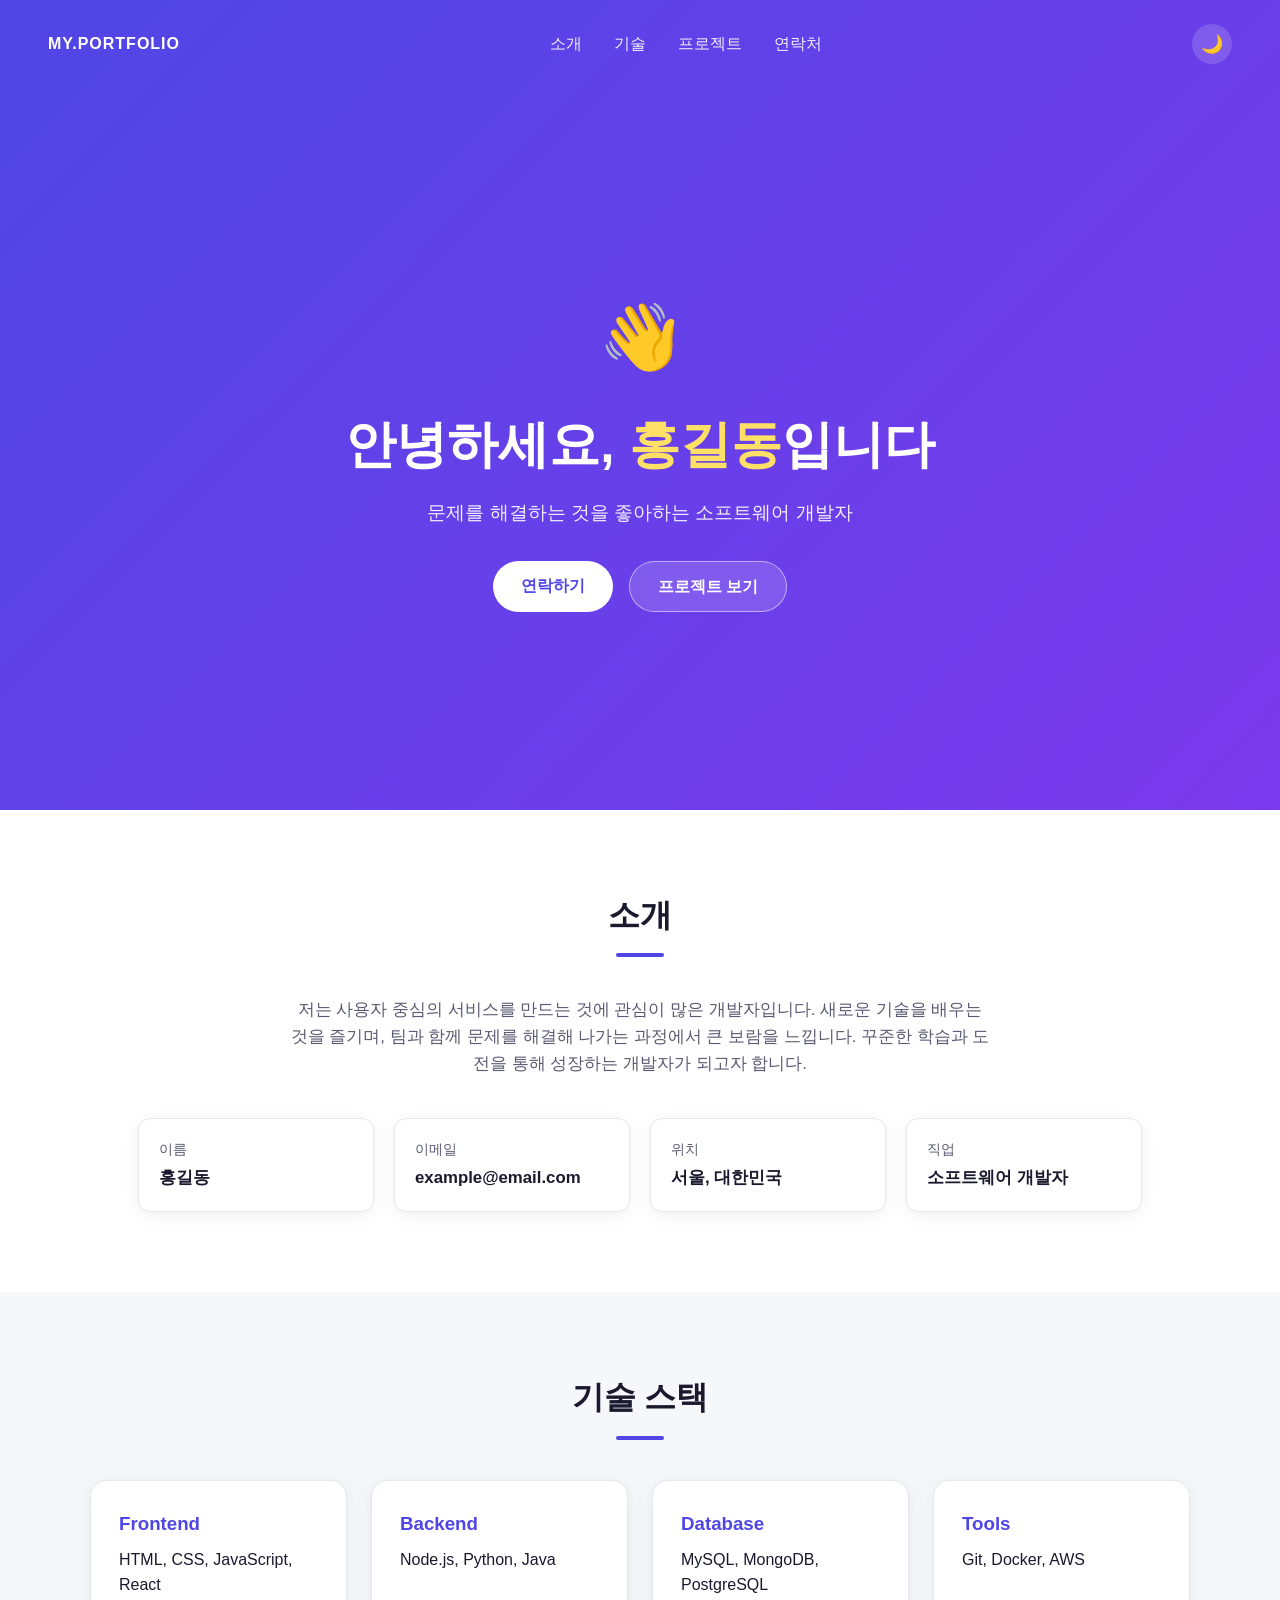
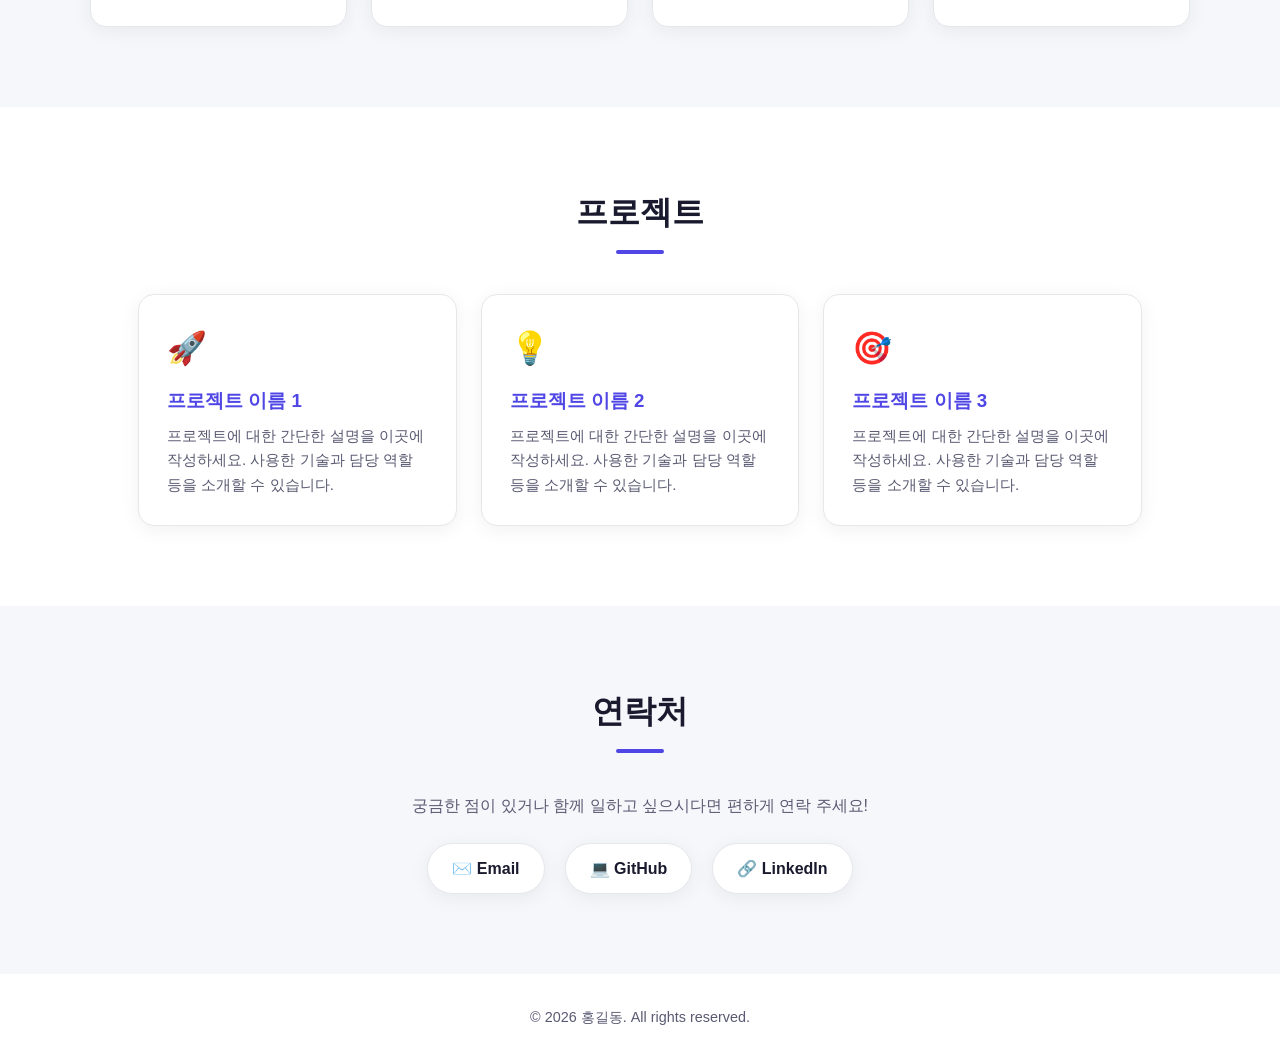
<file: index.html>
<!DOCTYPE html>
<html lang="ko">
<head>
<meta charset="UTF-8">
<meta name="viewport" content="width=device-width, initial-scale=1.0">
<title>홍길동 | 자기소개</title>
<link rel="stylesheet" href="style.css">
</head>
<body>

<header class="hero">
  <nav class="navbar">
    <div class="logo">MY.PORTFOLIO</div>
    <ul class="nav-links">
      <li><a href="#about">소개</a></li>
      <li><a href="#skills">기술</a></li>
      <li><a href="#projects">프로젝트</a></li>
      <li><a href="#contact">연락처</a></li>
    </ul>
    <button class="theme-toggle" id="themeToggle" aria-label="다크모드 전환">🌙</button>
  </nav>

  <div class="hero-content">
    <div class="avatar">👋</div>
    <h1>안녕하세요, <span class="highlight">홍길동</span>입니다</h1>
    <p class="subtitle">문제를 해결하는 것을 좋아하는 소프트웨어 개발자</p>
    <div class="hero-buttons">
      <a href="#contact" class="btn btn-primary">연락하기</a>
      <a href="#projects" class="btn btn-secondary">프로젝트 보기</a>
    </div>
  </div>
</header>

<main>
  <section id="about" class="section">
    <h2 class="section-title">소개</h2>
    <div class="about-content">
      <p>
        저는 사용자 중심의 서비스를 만드는 것에 관심이 많은 개발자입니다.
        새로운 기술을 배우는 것을 즐기며, 팀과 함께 문제를 해결해 나가는 과정에서
        큰 보람을 느낍니다. 꾸준한 학습과 도전을 통해 성장하는 개발자가 되고자 합니다.
      </p>
      <div class="info-grid">
        <div class="info-card">
          <span class="info-label">이름</span>
          <span class="info-value">홍길동</span>
        </div>
        <div class="info-card">
          <span class="info-label">이메일</span>
          <span class="info-value">example@email.com</span>
        </div>
        <div class="info-card">
          <span class="info-label">위치</span>
          <span class="info-value">서울, 대한민국</span>
        </div>
        <div class="info-card">
          <span class="info-label">직업</span>
          <span class="info-value">소프트웨어 개발자</span>
        </div>
      </div>
    </div>
  </section>

  <section id="skills" class="section section-alt">
    <h2 class="section-title">기술 스택</h2>
    <div class="skills-grid">
      <div class="skill-card">
        <h3>Frontend</h3>
        <p>HTML, CSS, JavaScript, React</p>
      </div>
      <div class="skill-card">
        <h3>Backend</h3>
        <p>Node.js, Python, Java</p>
      </div>
      <div class="skill-card">
        <h3>Database</h3>
        <p>MySQL, MongoDB, PostgreSQL</p>
      </div>
      <div class="skill-card">
        <h3>Tools</h3>
        <p>Git, Docker, AWS</p>
      </div>
    </div>
  </section>

  <section id="projects" class="section">
    <h2 class="section-title">프로젝트</h2>
    <div class="projects-grid">
      <div class="project-card">
        <div class="project-emoji">🚀</div>
        <h3>프로젝트 이름 1</h3>
        <p>프로젝트에 대한 간단한 설명을 이곳에 작성하세요. 사용한 기술과 담당 역할 등을 소개할 수 있습니다.</p>
      </div>
      <div class="project-card">
        <div class="project-emoji">💡</div>
        <h3>프로젝트 이름 2</h3>
        <p>프로젝트에 대한 간단한 설명을 이곳에 작성하세요. 사용한 기술과 담당 역할 등을 소개할 수 있습니다.</p>
      </div>
      <div class="project-card">
        <div class="project-emoji">🎯</div>
        <h3>프로젝트 이름 3</h3>
        <p>프로젝트에 대한 간단한 설명을 이곳에 작성하세요. 사용한 기술과 담당 역할 등을 소개할 수 있습니다.</p>
      </div>
    </div>
  </section>

  <section id="contact" class="section section-alt">
    <h2 class="section-title">연락처</h2>
    <div class="contact-content">
      <p>궁금한 점이 있거나 함께 일하고 싶으시다면 편하게 연락 주세요!</p>
      <div class="contact-links">
        <a href="mailto:example@email.com" class="contact-link">✉️ Email</a>
        <a href="#" class="contact-link">💻 GitHub</a>
        <a href="#" class="contact-link">🔗 LinkedIn</a>
      </div>
    </div>
  </section>
</main>

<footer class="footer">
  <p>&copy; 2026 홍길동. All rights reserved.</p>
</footer>

<script src="script.js"></script>
</body>
</html>
</file>
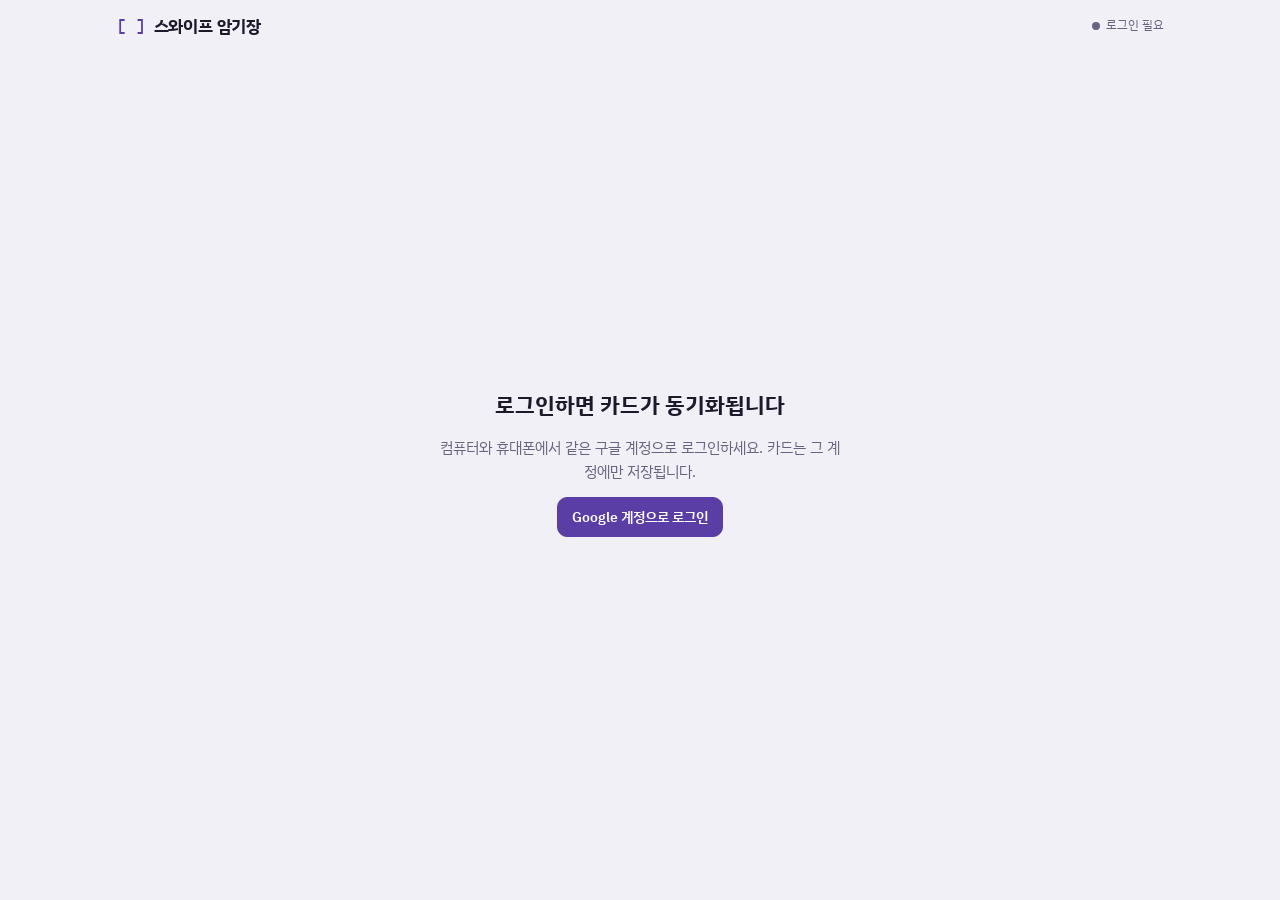
<file: swipe-cards/index.html>
<!doctype html>
<html lang="ko">
<head>
<meta charset="utf-8">
<meta name="viewport" content="width=device-width,initial-scale=1,viewport-fit=cover">
<title>스와이프 암기장</title>
<meta name="theme-color" content="#f1f0f6" media="(prefers-color-scheme: light)">
<meta name="theme-color" content="#131119" media="(prefers-color-scheme: dark)">
<meta name="mobile-web-app-capable" content="yes">
<meta name="apple-mobile-web-app-capable" content="yes">
<meta name="apple-mobile-web-app-title" content="암기장">
<link rel="manifest" href="manifest.webmanifest">
<link rel="icon" href="icon-192.png">
<link rel="apple-touch-icon" href="icon-180.png">
<style>:root{color-scheme:light;padding:env(safe-area-inset-top,0px) 0 env(safe-area-inset-bottom,0px)}</style>
<script src="vendor/firebase-app-compat.js"></script>
<script src="vendor/firebase-auth-compat.js"></script>
<script src="vendor/firebase-firestore-compat.js"></script>
<script>
window.SC_FIREBASE_CONFIG = {
  "apiKey": "AIzaSyAfgFLi09nUFYIx-ZjrIx6RpFu_JBW7Lyk",
  "authDomain": "swipe-anki.firebaseapp.com",
  "projectId": "swipe-anki",
  "storageBucket": "swipe-anki.firebasestorage.app",
  "messagingSenderId": "394041819232",
  "appId": "1:394041819232:web:3c2fd2a60ee92e47650305"
};
if ('serviceWorker' in navigator) addEventListener('load', function () { navigator.serviceWorker.register('sw.js').catch(function () {}); });
</script>
</head>
<body>
<title>스와이프 암기장</title>
<meta name="claude:viewport-fit-sides" content="cover">
<link rel="stylesheet" href="https://fonts.googleapis.com/css2?family=IBM+Plex+Mono:wght@500;600&family=IBM+Plex+Sans+KR:wght@400;500;600;700&display=swap">
<style>
/* Layout: one-screen app. Home = input panel beside the section list (stacked behind a
   two-way switch on phones); study = a single index card on a stage with two verdict buttons. */
:root {
  --bg: #f1f0f6;
  --surface: #ffffff;
  --sunken: #e8e6f0;
  --ink: #1c192b;
  --muted: #676380;
  --line: #d9d6e5;
  --accent: #5a3ea6;          /* crystal violet */
  --accent-ink: #ffffff;
  --accent-soft: #ece7f8;
  --done: #0c7f63;
  --done-soft: #dcf2ea;
  --again: #c2335c;           /* safranin */
  --again-soft: #fbe3ea;
  --shadow: 0 1px 2px rgba(28, 25, 43, .06), 0 10px 28px rgba(28, 25, 43, .10);
  --tag-l: 34%;
  --tag-bg-l: 93%;
  --font-text: "IBM Plex Sans KR", "Apple SD Gothic Neo", "Malgun Gothic", system-ui, sans-serif;
  --font-mono: "IBM Plex Mono", ui-monospace, "SF Mono", Menlo, Consolas, monospace;
}
@media (prefers-color-scheme: dark) {
  :root:not([data-theme="light"]) {
    --bg: #131119; --surface: #1e1b29; --sunken: #19161f; --ink: #eceaf5; --muted: #9d99b4;
    --line: #332f45; --accent: #a88ff2; --accent-ink: #15121d; --accent-soft: #2a2440;
    --done: #45c9a4; --done-soft: #13352c; --again: #f27a96; --again-soft: #3d1a25;
    --shadow: 0 1px 2px rgba(0, 0, 0, .4), 0 10px 28px rgba(0, 0, 0, .45);
    --tag-l: 78%; --tag-bg-l: 21%;
    color-scheme: dark;
  }
}
:root[data-theme="dark"] {
  --bg: #131119; --surface: #1e1b29; --sunken: #19161f; --ink: #eceaf5; --muted: #9d99b4;
  --line: #332f45; --accent: #a88ff2; --accent-ink: #15121d; --accent-soft: #2a2440;
  --done: #45c9a4; --done-soft: #13352c; --again: #f27a96; --again-soft: #3d1a25;
  --shadow: 0 1px 2px rgba(0, 0, 0, .4), 0 10px 28px rgba(0, 0, 0, .45);
  --tag-l: 78%; --tag-bg-l: 21%;
  color-scheme: dark;
}

*, *::before, *::after { box-sizing: border-box; }
[hidden] { display: none !important; }
html, body { height: 100%; }
body {
  margin: 0;
  background: var(--bg);
  color: var(--ink);
  font-family: var(--font-text);
  font-size: 15px;
  line-height: 1.55;
  -webkit-font-smoothing: antialiased;
  overscroll-behavior: none;
}
button, textarea, input { font: inherit; color: inherit; }
button { cursor: pointer; }
:focus-visible { outline: 2px solid var(--accent); outline-offset: 2px; }

.app {
  height: 100%;
  max-width: 1080px;
  margin: 0 auto;
  display: flex;
  flex-direction: column;
  gap: 12px;
  padding-block: 12px;
  padding-left: max(16px, env(safe-area-inset-left, 0px));
  padding-right: max(16px, env(safe-area-inset-right, 0px));
}

/* ---------- top bar ---------- */
.top { display: flex; align-items: center; justify-content: space-between; gap: 12px; }
.brand { display: flex; align-items: baseline; gap: 8px; font-weight: 700; font-size: 17px; letter-spacing: -.01em; }
.brand-mark { font-family: var(--font-mono); font-weight: 600; color: var(--accent); }
.sync { display: inline-flex; align-items: center; gap: 6px; font-size: 12px; color: var(--muted); white-space: nowrap; }
.sync .dot { width: 8px; height: 8px; border-radius: 50%; background: var(--muted); }
.sync[data-state="cloud"] .dot { background: var(--done); }
.sync[data-state="local"] .dot, .sync[data-state="error"] .dot { background: var(--again); }
.notice {
  border: 1px solid var(--again); background: var(--again-soft); color: var(--ink);
  border-radius: 10px; padding: 10px 12px; font-size: 13px;
}

.top-right { display: flex; align-items: center; gap: 4px; }
.top-right .btn { min-height: 32px; padding: 2px 8px; font-size: 12px; }
.login { display: grid; place-items: center; }

/* ---------- shared pieces ---------- */
.view { flex: 1; min-height: 0; }
.tag {
  font-family: var(--font-mono); font-weight: 600; font-size: 13px; white-space: nowrap;
  color: hsl(var(--h, 260) 55% var(--tag-l));
  background: hsl(var(--h, 260) 60% var(--tag-bg-l));
  padding: 2px 7px; border-radius: 6px;
}
.btn {
  border: 1px solid var(--line); background: var(--surface); border-radius: 10px;
  padding: 8px 14px; font-weight: 500; font-size: 14px; min-height: 40px;
}
.btn:hover { border-color: var(--muted); }
.btn.primary { background: var(--accent); border-color: var(--accent); color: var(--accent-ink); font-weight: 600; }
.btn.primary:disabled { opacity: .45; cursor: not-allowed; }
.btn.quiet { border-color: transparent; background: transparent; color: var(--muted); }
.btn.quiet:hover { color: var(--ink); background: var(--sunken); }
.btn.danger { border-color: var(--again); color: var(--again); }
h2 { font-size: 15px; font-weight: 600; margin: 0; }
code { font-family: var(--font-mono); font-size: .92em; background: var(--sunken); padding: 1px 5px; border-radius: 4px; }

/* ---------- home ---------- */
.home { display: flex; flex-direction: column; gap: 12px; overflow-y: auto; }
.seg { display: grid; grid-template-columns: 1fr 1fr; background: var(--sunken); border-radius: 12px; padding: 4px; gap: 4px; }
.seg button { border: 0; background: transparent; border-radius: 9px; padding: 8px; font-weight: 600; color: var(--muted); min-height: 40px; }
.seg button[aria-pressed="true"] { background: var(--surface); color: var(--ink); box-shadow: 0 1px 2px rgba(28, 25, 43, .12); }
.panels { display: grid; gap: 20px; align-items: start; }
.panel { display: flex; flex-direction: column; gap: 10px; min-width: 0; }
.hint { margin: 0; color: var(--muted); font-size: 13px; }
#addInput {
  width: 100%; min-height: 220px; resize: vertical;
  background: var(--surface); border: 1px solid var(--line); border-radius: 12px;
  padding: 12px 14px; font-size: 15px; line-height: 1.6;
}
#addInput::placeholder { color: var(--muted); opacity: .75; }
.preview { display: flex; flex-wrap: wrap; gap: 6px; align-items: center; min-height: 26px; font-size: 13px; color: var(--muted); }
.preview .note { flex-basis: 100%; }
.add-row { display: flex; align-items: center; gap: 12px; flex-wrap: wrap; }
.kbd { font-family: var(--font-mono); font-size: 12px; color: var(--muted); }

.decks { list-style: none; margin: 0; padding: 0; display: flex; flex-direction: column; gap: 8px; }
.deck { display: flex; align-items: stretch; gap: 6px; }
.deck-main {
  flex: 1; min-width: 0; text-align: left;
  display: grid; grid-template-columns: 1fr auto; gap: 6px 12px; align-items: center;
  background: var(--surface); border: 1px solid var(--line); border-radius: 12px; padding: 12px 14px;
}
.deck-main:hover { border-color: var(--accent); }
.deck-name { min-width: 0; overflow: hidden; text-overflow: ellipsis; }
.deck-left { font-family: var(--font-mono); font-weight: 600; font-size: 22px; line-height: 1; font-variant-numeric: tabular-nums; }
.deck-left small { font-family: var(--font-text); font-weight: 500; font-size: 12px; color: var(--muted); margin-left: 4px; }
.deck-meta { grid-column: 1 / -1; display: flex; gap: 10px; flex-wrap: wrap; font-size: 12px; color: var(--muted); font-variant-numeric: tabular-nums; }
.deck-meta .m-again { color: var(--again); font-weight: 600; }
.bar { grid-column: 1 / -1; height: 4px; border-radius: 2px; background: var(--sunken); overflow: hidden; }
.bar i { display: block; height: 100%; background: var(--done); border-radius: 2px; }
.deck-list { flex: none; align-self: stretch; }
.deck.all .deck-main { background: var(--accent-soft); border-color: transparent; }
.empty {
  border: 1px dashed var(--line); border-radius: 12px; padding: 22px 18px;
  color: var(--muted); font-size: 14px; display: flex; flex-direction: column; gap: 8px;
}
.empty strong { color: var(--ink); font-size: 15px; }

@media (max-width: 859px) {
  .home[data-tab="study"] #addPanel { display: none; }
  .home[data-tab="add"] #deckPanel { display: none; }
}
@media (min-width: 860px) {
  .seg { display: none; }
  .panels { grid-template-columns: minmax(0, 5fr) minmax(0, 6fr); gap: 28px; }
  #addInput { min-height: 320px; }
}

/* ---------- study ---------- */
.study { display: flex; flex-direction: column; gap: 12px; }
.bar-top { display: flex; align-items: center; gap: 10px; flex-wrap: wrap; }
.bar-top .grow { flex: 1; min-width: 0; display: flex; align-items: center; gap: 8px; flex-wrap: wrap; }
.remain { font-size: 13px; color: var(--muted); font-variant-numeric: tabular-nums; }

.stage { flex: 1; min-height: 0; display: grid; grid-template: minmax(0, 1fr) / minmax(0, 1fr); place-items: center; }
.stage > * { grid-area: 1 / 1; }
.card {
  width: 100%; max-width: 560px; height: 100%; max-height: 540px;
  background: var(--surface); border: 1px solid var(--line); border-radius: 18px;
  box-shadow: var(--shadow);
  display: flex; flex-direction: column; gap: 12px; padding: 18px;
  position: relative; touch-action: pan-y; user-select: none; -webkit-user-select: none;
  will-change: transform;
}
.card.ghost { box-shadow: none; transform: translateY(10px) scale(.95); opacity: .6; }
.card.enter { animation: enter .18s ease-out; }
@keyframes enter { from { transform: translateY(8px) scale(.97); opacity: .4; } to { transform: none; opacity: 1; } }
.card, .card * { touch-action: pan-y; }  /* the scrolling body is its own touch target, so it needs this too */
.card-head { display: flex; align-items: center; gap: 8px; }
.again-badge { margin-left: auto; font-size: 11px; font-weight: 600; color: var(--again); white-space: nowrap; font-variant-numeric: tabular-nums; }
.card-tools { display: flex; gap: 8px; flex-wrap: wrap; }
.card-scroll { flex: 1; min-height: 0; overflow-y: auto; display: flex; flex-direction: column; gap: 14px; align-items: flex-start; }
.card-title { margin: 0; font-size: 24px; font-weight: 700; line-height: 1.3; letter-spacing: -.015em; text-wrap: balance; overflow-wrap: anywhere; }
.card-body { margin: 0; font-size: 17px; line-height: 1.7; white-space: pre-wrap; overflow-wrap: anywhere; border-top: 1px solid var(--line); padding-top: 14px; width: 100%; }
.copy {
  display: inline-flex; align-items: center; gap: 6px;
  border: 1px solid var(--line); background: var(--surface); border-radius: 999px;
  padding: 7px 14px; font-size: 13px; font-weight: 600; min-height: 38px;
}
.copy:hover { border-color: var(--accent); color: var(--accent); }
.copy svg { width: 15px; height: 15px; fill: none; stroke: currentColor; stroke-width: 1.8; stroke-linecap: round; stroke-linejoin: round; }
.copy.ok { border-color: var(--done); color: var(--done); }
.copy.del { color: var(--muted); }
.copy.del:hover, .copy.del.danger { border-color: var(--again); color: var(--again); }
.stamp {
  position: absolute; top: 16px; font-weight: 700; font-size: 15px; letter-spacing: .04em;
  padding: 4px 12px; border-radius: 8px; border: 2px solid currentColor; opacity: 0; pointer-events: none;
  background: var(--surface);
}
.stamp-done { right: 16px; color: var(--done); }
.stamp-again { left: 16px; color: var(--again); }

.actions { display: grid; grid-template-columns: 1fr auto 1fr; gap: 10px; max-width: 560px; width: 100%; margin: 0 auto; }
.act { border: 0; border-radius: 14px; padding: 12px 10px; font-weight: 700; font-size: 16px; min-height: 54px; display: flex; flex-direction: column; align-items: center; line-height: 1.2; }
.act small { font-weight: 500; font-size: 11px; opacity: .8; }
.act.done { background: var(--done-soft); color: var(--done); }
.act.again { background: var(--again-soft); color: var(--again); }
.act:active { transform: scale(.98); }
.undo { align-self: center; }
.undo:disabled { opacity: .35; cursor: default; }

.finish { text-align: center; display: flex; flex-direction: column; gap: 14px; align-items: center; max-width: 420px; padding: 24px 8px; }
.finish h3 { margin: 0; font-size: 22px; font-weight: 700; text-wrap: balance; }
.finish p { margin: 0; color: var(--muted); }
.finish .row { display: flex; gap: 8px; flex-wrap: wrap; justify-content: center; }

/* ---------- list ---------- */
.list { display: flex; flex-direction: column; gap: 12px; overflow-y: auto; }
.rows { list-style: none; margin: 0; padding: 0; display: flex; flex-direction: column; gap: 8px; }
.row { background: var(--surface); border: 1px solid var(--line); border-radius: 12px; padding: 12px 14px; display: flex; flex-direction: column; gap: 8px; }
.row-text { margin: 0; overflow-wrap: anywhere; white-space: pre-wrap; }
.row-foot { display: flex; align-items: center; gap: 6px; flex-wrap: wrap; }
.row-foot .sp { flex: 1; }
.row-foot .btn { min-height: 34px; padding: 4px 10px; font-size: 13px; }
.st { font-size: 12px; font-weight: 600; padding: 2px 8px; border-radius: 999px; background: var(--sunken); color: var(--muted); }
.st-again { background: var(--again-soft); color: var(--again); }
.st-done { background: var(--done-soft); color: var(--done); }
.row textarea { width: 100%; min-height: 96px; resize: vertical; background: var(--bg); border: 1px solid var(--line); border-radius: 8px; padding: 8px 10px; line-height: 1.6; }

/* ---------- today, search, weak deck, in-card edit ---------- */
.today { margin: 0; font-size: 13px; color: var(--muted); font-variant-numeric: tabular-nums; }
.today b { color: var(--ink); font-weight: 600; }
#searchInput {
  width: 100%; background: var(--surface); border: 1px solid var(--line); border-radius: 10px;
  padding: 9px 12px; font-size: 16px; min-height: 42px;
}
#searchInput::placeholder { color: var(--muted); opacity: .75; }
.deck.weak .deck-main { background: var(--again-soft); border-color: transparent; }
.deck.weak .deck-left { color: var(--again); }
.st-due { background: var(--accent-soft); color: var(--accent); }
.card-edit { width: 100%; display: flex; flex-direction: column; gap: 10px; }
.card-edit textarea {
  width: 100%; min-height: 180px; resize: vertical; user-select: text; -webkit-user-select: text;
  background: var(--bg); border: 1px solid var(--line); border-radius: 10px; padding: 10px 12px;
  font-size: 16px; line-height: 1.6;
}

/* ---------- export ---------- */
.panel-head { display: flex; align-items: center; justify-content: space-between; gap: 10px; min-height: 40px; }
.panel-head .btn { min-height: 36px; padding: 4px 12px; font-size: 13px; }
.export { display: flex; flex-direction: column; gap: 12px; }
#exportText {
  flex: 1; min-height: 180px; width: 100%; resize: none;
  background: var(--surface); border: 1px solid var(--line); border-radius: 12px;
  padding: 12px 14px; font-size: 14px; line-height: 1.6;
}
.export-row { display: flex; gap: 8px; flex-wrap: wrap; }

/* ---------- toast ---------- */
.toast {
  position: fixed; left: 50%; transform: translateX(-50%);
  bottom: calc(18px + env(safe-area-inset-bottom, 0px));
  max-width: min(92vw, 420px);
  background: var(--ink); color: var(--bg); border-radius: 999px; padding: 9px 16px;
  font-size: 13px; font-weight: 500; text-align: center;
  opacity: 0; pointer-events: none; transition: opacity .18s; z-index: 20;
}
.toast.show { opacity: 1; }

@media (prefers-reduced-motion: reduce) {
  .card.enter { animation: none; }
  .toast { transition: none; }
}
</style>

<div class="app">
  <header class="top">
    <div class="brand"><span class="brand-mark" aria-hidden="true">[ ]</span><span>스와이프 암기장</span></div>
    <div class="top-right">
      <button type="button" class="btn quiet" id="signOut" hidden>로그아웃</button>
      <div class="sync" id="sync" data-state="connecting"><span class="dot"></span><span id="syncText">연결 중</span></div>
    </div>
  </header>
  <div class="notice" id="notice" role="status" hidden></div>

  <!-- HOME -->
  <main class="view home" id="home" data-tab="study">
    <nav class="seg" aria-label="화면 전환">
      <button type="button" id="segStudy" aria-pressed="true">공부</button>
      <button type="button" id="segAdd" aria-pressed="false">추가</button>
    </nav>
    <div class="panels">
      <section class="panel" id="addPanel" aria-labelledby="addTitle">
        <h2 id="addTitle">카드 추가</h2>
        <p class="hint">한 줄에 카드 하나. 맨 앞 <code>[태그]</code>가 섹션이 되고, <code> - </code> 앞은 제목, 뒤는 내용입니다.</p>
        <textarea id="addInput" spellcheck="false" aria-label="추가할 카드" placeholder="[Micro] Lepromin test - 항원 피내 주사 후 3~4주 판독, 결절 형성 = 양성 → Th1 작동 → tuberculoid&#10;[Cardio] ..."></textarea>
        <div class="preview" id="addPreview" aria-live="polite"></div>
        <div class="add-row">
          <button type="button" class="btn primary" id="addSave" disabled>카드 추가</button>
          <span class="kbd">Ctrl + Enter</span>
        </div>
      </section>
      <section class="panel" id="deckPanel" aria-labelledby="deckTitle">
        <div class="panel-head">
          <h2 id="deckTitle">섹션</h2>
          <button type="button" class="btn" id="exportOpen" hidden>전체 내보내기</button>
        </div>
        <p class="today" id="today" hidden></p>
        <input type="search" id="searchInput" placeholder="카드 검색" aria-label="카드 검색" autocomplete="off" hidden>
        <p class="hint" id="searchInfo" hidden></p>
        <ul class="rows" id="searchRows" hidden></ul>
        <ul class="decks" id="decks"></ul>
        <div class="empty" id="deckEmpty"></div>
      </section>
    </div>
  </main>

  <!-- STUDY -->
  <main class="view study" id="study" hidden>
    <div class="bar-top">
      <button type="button" class="btn quiet" id="studyBack">← 섹션</button>
      <div class="grow"><span class="tag" id="studyTag"></span><span class="remain" id="studyRemain"></span></div>
      
    </div>
    <div class="stage" id="stage">
      <div class="card ghost" id="ghost" aria-hidden="true"></div>
      <article class="card" id="card" aria-live="polite">
        <span class="stamp stamp-done" id="stampDone" aria-hidden="true">완료</span>
        <span class="stamp stamp-again" id="stampAgain" aria-hidden="true">다시</span>
        <div class="card-head"><span class="tag" id="cardTag"></span><span class="again-badge" id="cardAgain" hidden></span></div>
        <div class="card-scroll" id="cardScroll">
          <h3 class="card-title" id="cardTitle"></h3>
          <p class="card-body" id="cardBody"></p>
          
          <div class="card-edit" id="cardEditBox" hidden>
            <textarea id="cardEditText" spellcheck="false" aria-label="카드 수정"></textarea>
            <div class="card-tools">
              <button type="button" class="btn primary" id="cardEditSave">저장</button>
              <button type="button" class="btn" id="cardEditCancel">취소</button>
            </div>
          </div>
          <div class="card-tools" id="cardTools">
            <button type="button" class="copy" id="copyBtn">
              <svg viewBox="0 0 24 24" aria-hidden="true"><rect x="9" y="9" width="11" height="11" rx="2"/><path d="M5 15V6a2 2 0 0 1 2-2h9"/></svg>
              <span id="copyLabel">복사</span>
            </button>
            <button type="button" class="copy" id="cardEdit">
              <svg viewBox="0 0 24 24" aria-hidden="true"><path d="M4 20h4L19 9l-4-4L4 16v4zM13 7l4 4"/></svg>
              <span>수정</span>
            </button>
            <button type="button" class="copy del" id="cardDel">
              <svg viewBox="0 0 24 24" aria-hidden="true"><path d="M4 7h16M10 11v6M14 11v6M6 7l1 12a2 2 0 0 0 2 2h6a2 2 0 0 0 2-2l1-12M9 7V5a1 1 0 0 1 1-1h4a1 1 0 0 1 1 1v2"/></svg>
              <span id="cardDelLabel">삭제</span>
            </button>
          </div>
        </div>
      </article>
      <div class="finish" id="finish" hidden>
        <h3 id="finishTitle"></h3>
        <p id="finishText"></p>
        <div class="row">
          <button type="button" class="btn primary" id="finishReset">완료한 카드 다시 공부</button>
          <button type="button" class="btn" id="finishHome">섹션 목록</button>
        </div>
      </div>
    </div>
    <div class="actions" id="actions">
      <button type="button" class="act done" id="btnDone">← 완료<small>왼쪽으로 밀기</small></button>
      <button type="button" class="btn quiet undo" id="btnUndo" disabled>되돌리기</button>
      <button type="button" class="act again" id="btnAgain">다시 →<small>오른쪽으로 밀기</small></button>
    </div>
  </main>

  <!-- LIST -->
  <main class="view list" id="list" hidden>
    <div class="bar-top">
      <button type="button" class="btn quiet" id="listBack">← 섹션</button>
      <div class="grow"><span class="tag" id="listTag"></span><span class="remain" id="listCount"></span></div>
      <button type="button" class="btn" id="listReset">전체 다시 공부</button>
    </div>
    <ul class="rows" id="rows"></ul>
  </main>

  <!-- LOGIN (standalone app only) -->
  <main class="view login" id="login" hidden>
    <div class="finish">
      <h3>로그인하면 카드가 동기화됩니다</h3>
      <p>컴퓨터와 휴대폰에서 같은 구글 계정으로 로그인하세요. 카드는 그 계정에만 저장됩니다.</p>
      <button type="button" class="btn primary" id="signIn">Google 계정으로 로그인</button>
      <p class="hint" id="loginMsg" role="status"></p>
    </div>
  </main>

  <!-- EXPORT -->
  <main class="view export" id="export" hidden>
    <div class="bar-top">
      <button type="button" class="btn quiet" id="exportBack">← 섹션</button>
      <div class="grow"><h2>전체 내보내기</h2><span class="remain" id="exportCount"></span></div>
    </div>
    <p class="hint">모든 카드를 입력했던 문장 그대로 모았습니다. 이 텍스트를 추가 칸에 붙여 넣으면 카드가 복구됩니다. 완료·다시 같은 공부 상태는 들어 있지 않습니다.</p>
    <textarea id="exportText" readonly spellcheck="false" aria-label="내보낼 카드 전체"></textarea>
    <div class="export-row">
      <button type="button" class="btn primary" id="exportCopy">전체 복사</button>
      <button type="button" class="btn" id="exportSave" hidden>파일로 저장</button>
    </div>
  </main>
</div>
<div class="toast" id="toast" role="status" aria-live="polite"></div>

<script>
(() => {
  'use strict';
  const $ = (id) => document.getElementById(id);
  const sleep = (ms) => new Promise((r) => setTimeout(r, ms));
  const LS = {
    get(k, d) { try { const v = localStorage.getItem(k); return v == null ? d : JSON.parse(v); } catch (e) { return d; } },
    set(k, v) { try { localStorage.setItem(k, JSON.stringify(v)); } catch (e) { /* storage unavailable */ } },
    del(k) { try { localStorage.removeItem(k); } catch (e) { /* storage unavailable */ } },
  };

  /* ---------- parsing ---------- */
  const UNTAGGED = '미분류';
  const ALL = '*';
  const WEAK = '!weak';
  function parseLine(text) {
    const m = /^\s*\[([^\]\n]+)\]\s*([\s\S]*)$/.exec(text);
    const tag = (m ? m[1].trim() : '') || UNTAGGED;
    const rest = (m ? m[2] : text).trim();
    const sep = /\s[-–—]\s/.exec(rest);
    let title = rest, body = '';
    if (sep) { title = rest.slice(0, sep.index).trim(); body = rest.slice(sep.index + sep[0].length).trim(); }
    return { tag, key: tag.toLowerCase(), title, body };
  }
  const norm = (s) => s.replace(/\s+/g, ' ').trim();
  // tag hues stay between green and violet so no section reads as the red "다시" state
  function hue(key) { let h = 7; for (const ch of key) h = (h * 31 + ch.codePointAt(0)) % 160; return 140 + h; }
  function setTag(el, label, key) { el.textContent = '[' + label + ']'; el.style.setProperty('--h', hue(key)); }
  function shuffle(a) { for (let i = a.length - 1; i > 0; i--) { const j = Math.floor(Math.random() * (i + 1)); [a[i], a[j]] = [a[j], a[i]]; } return a; }
  function newId() { return 'c' + Date.now().toString(36) + Math.random().toString(36).slice(2, 8); }

  /* ---------- state ---------- */
  const state = {
    cards: new Map(),          // id -> {id, text, status, again, created, p}
    mode: 'connecting',        // connecting | cloud | local
    loaded: false,
    view: 'home',
    session: null,             // {key, label, queue: [id]}
    undo: [],
    listKey: null,
    query: '',
    cardEditing: false,
    editing: null,
    confirmDel: null,
  };
  const STATUSES = new Set(['new', 'again', 'done']);
  function makeCard(id, v) {
    return {
      id, text: String(v.text),
      status: STATUSES.has(v.status) ? v.status : 'new',
      again: Number(v.again) || 0,
      created: Number(v.created) || 0,
      doneAt: Number(v.doneAt) || 0,   // when it was last swiped to 완료
      seen: Number(v.seen) || 0,       // when it was last swiped either way
      p: parseLine(String(v.text)),
    };
  }
  const bodyOf = (c) => ({ text: c.text, status: c.status, again: c.again, created: c.created, doneAt: c.doneAt || 0, seen: c.seen || 0 });

  /* ---------- review schedule and weak cards ---------- */
  const DAY = 86400000;
  const REVIEW_DAYS = 7;      // a finished card comes back this many days later
  const WEAK_MIN = 3;         // "다시" count that makes a card weak
  const WEAK_SHARE = 0.1;     // weak deck holds at most this share of all cards
  function dayStart(t) { const d = new Date(t); d.setHours(0, 0, 0, 0); return d.getTime(); }
  function dueAt(c) { const d = new Date(dayStart(c.doneAt || c.created || 0)); d.setDate(d.getDate() + REVIEW_DAYS); return d.getTime(); }
  const isDue = (c) => c.status === 'done' && Date.now() >= dueAt(c);
  const isLeft = (c) => c.status !== 'done' || isDue(c);
  function weakCards() {
    const all = [...state.cards.values()];
    const cap = Math.max(1, Math.ceil(all.length * WEAK_SHARE));
    return all.filter((c) => c.again >= WEAK_MIN).sort((a, b) => b.again - a.again || b.seen - a.seen).slice(0, cap);
  }

  /* ---------- storage ---------- */
  let col = null;
  let loadTimer = null;
  let direct = false;          // true when the store is Firestore, which queues and retries writes itself (offline too)
  let everSynced = false;
  const chains = new Map();
  let active = 0;
  const waiters = [];
  async function slot() { if (active >= 4) await new Promise((r) => waiters.push(r)); active++; }
  function release() { active--; const w = waiters.shift(); if (w) w(); }
  async function withRetry(fn) {
    try { return await fn(); } catch (e) {
      if (e && e.code === 'unavailable') { await sleep(400 + Math.random() * 600); return fn(); }
      throw e;
    }
  }
  // One write at a time per card, at most four in flight overall.
  function enqueue(id, fn) {
    if (direct) { try { fn().catch(onWriteError); } catch (e) { onWriteError(e); } return Promise.resolve(); }
    const run = async () => { await slot(); try { await withRetry(fn); } finally { release(); } };
    const p = (chains.get(id) || Promise.resolve()).then(run);
    chains.set(id, p.catch(onWriteError));
    return p;
  }
  function onWriteError(e) {
    const code = e && e.code;
    if (code === 'quota_exceeded') toast('저장 공간이 가득 찼습니다. 안 쓰는 카드를 지운 뒤 다시 시도해 주세요.');
    else if (code === 'revoked' || code === 'not_granted') toast('이 화면에서는 저장할 수 없습니다. 페이지를 다시 열어 주세요.');
    else toast('저장하지 못했습니다. 연결을 확인하고 다시 시도해 주세요.');
  }
  function saveLocal() { LS.set('sc-local', [...state.cards.values()].map((c) => Object.assign({ id: c.id }, bodyOf(c)))); }
  function persistNew(c) {
    if (state.mode === 'cloud') return enqueue(c.id, () => col.doc(c.id).set(bodyOf(c)));
    state.cards.set(c.id, c); saveLocal(); return Promise.resolve();
  }
  function persistPatch(c, patch) {
    if (state.mode === 'cloud') return enqueue(c.id, () => col.doc(c.id).update(patch));
    saveLocal(); return Promise.resolve();
  }
  function persistDelete(id) {
    state.cards.delete(id);
    if (state.mode === 'cloud') return enqueue(id, () => col.doc(id).delete());
    saveLocal(); return Promise.resolve();
  }

  function onSnap(snap) {
    const next = new Map();
    for (const d of snap.docs) {
      const v = d.data();
      if (!v || typeof v.text !== 'string') continue;
      next.set(d.id, makeCard(d.id, v));
    }
    state.cards = next;
    state.loaded = true;
    if (!snap.metadata || !snap.metadata.fromCache) {
      clearTimeout(loadTimer);
      everSynced = true;
      setSync('cloud', '동기화됨');
      setNotice('');
    } else if (direct && everSynced) setSync('connecting', '오프라인');
    refresh(true);
  }
  function onSnapError() {
    clearTimeout(loadTimer);
    state.loaded = true;
    setSync('error', '동기화 끊김');
    setNotice('동기화 연결이 끊겼습니다. 이 화면을 닫았다가 다시 열면 이어집니다.');
    refresh(true);
  }
  async function uploadLocal() {
    const pending = LS.get('sc-local', []);
    if (!Array.isArray(pending) || !pending.length) return;
    let ok = 0;
    const left = [];
    for (const raw of pending) {
      if (!raw || typeof raw.text !== 'string' || !raw.id) continue;
      const c = makeCard(String(raw.id), raw);
      try { await enqueue(c.id, () => col.doc(c.id).set(bodyOf(c))); ok++; } catch (e) { left.push(raw); }
    }
    if (left.length) LS.set('sc-local', left); else LS.del('sc-local');
    if (ok) toast('이 기기에만 있던 카드 ' + ok + '개를 올렸습니다.');
  }
  function startLocal() {
    state.mode = 'local';
    state.loaded = true;
    const arr = LS.get('sc-local', []);
    if (Array.isArray(arr)) for (const raw of arr) if (raw && typeof raw.text === 'string' && raw.id) state.cards.set(String(raw.id), makeCard(String(raw.id), raw));
    setSync('local', '이 기기에만 저장');
    setNotice('동기화에 연결하지 못했습니다. 지금 추가하는 카드는 이 기기에만 저장되고, 다음에 연결되면 자동으로 올라갑니다.');
    refresh(true);
  }
  /* ---------- standalone app: Firebase sign-in + Firestore ---------- */
  let fbAuth = null, unsub = null;
  function startFirebase(cfg) {
    let fs;
    try {
      window.firebase.initializeApp(cfg);
      fbAuth = window.firebase.auth();
      fs = window.firebase.firestore();
      fs.enablePersistence({ synchronizeTabs: true }).catch(() => { /* works online without the offline cache */ });
    } catch (e) { fbAuth = null; startLocal(); return; }
    direct = true;
    setSync('connecting', '로그인 확인 중');
    fbAuth.onAuthStateChanged((user) => {
      if (unsub) { unsub(); unsub = null; }
      clearTimeout(loadTimer);
      everSynced = false;
      $('signOut').hidden = !user;
      if (!user) {
        col = null; state.mode = 'connecting'; state.cards = new Map(); state.loaded = false;
        setSync('connecting', '로그인 필요'); setNotice('');
        show('login');
        return;
      }
      col = fs.collection('users').doc(user.uid).collection('cards');
      state.mode = 'cloud';
      setSync('connecting', '동기화 확인 중');
      loadTimer = setTimeout(() => setNotice('오프라인 상태입니다. 바꾼 내용은 이 기기에 보관했다가 연결되면 자동으로 올립니다.'), 10000);
      unsub = col.onSnapshot({ includeMetadataChanges: true }, onSnap, onSnapError);
      show('home');
      updateAddPreview();
      uploadLocal();
    });
  }
  $('signIn').addEventListener('click', async () => {
    if (!fbAuth) return;
    const msg = $('loginMsg'); msg.textContent = '';
    const provider = new window.firebase.auth.GoogleAuthProvider();
    try { await fbAuth.signInWithPopup(provider); } catch (e) {
      const code = (e && e.code) || '';
      if (code === 'auth/popup-blocked' || code === 'auth/operation-not-supported-in-this-environment') {
        try { await fbAuth.signInWithRedirect(provider); } catch (e2) { msg.textContent = '로그인 창을 열지 못했습니다. 브라우저의 팝업 차단을 풀고 다시 눌러 주세요.'; }
      }
      else if (code === 'auth/popup-closed-by-user' || code === 'auth/cancelled-popup-request') { /* closed on purpose */ }
      else if (code === 'auth/unauthorized-domain') msg.textContent = '이 주소가 Firebase의 승인된 도메인에 없습니다. Authentication 설정에서 도메인을 추가해 주세요.';
      else if (code === 'auth/network-request-failed') msg.textContent = '인터넷 연결을 확인하고 다시 눌러 주세요.';
      else msg.textContent = '로그인하지 못했습니다. (' + (code || '알 수 없는 오류') + ')';
    }
  });
  let outTimer = null;
  $('signOut').addEventListener('click', () => {
    const b = $('signOut');
    if (b.dataset.armed) { clearTimeout(outTimer); delete b.dataset.armed; b.textContent = '로그아웃'; if (fbAuth) fbAuth.signOut(); return; }
    b.dataset.armed = '1'; b.textContent = '정말 로그아웃';
    outTimer = setTimeout(() => { delete b.dataset.armed; b.textContent = '로그아웃'; }, 3000);
  });

  async function init() {
    const inClaude = !!(window.claude && typeof window.claude.use === 'function');
    if (!inClaude && window.firebase && window.SC_FIREBASE_CONFIG) { startFirebase(window.SC_FIREBASE_CONFIG); return; }
    let db = null;
    try { db = window.claude && typeof window.claude.use === 'function' ? await window.claude.use('db') : null; } catch (e) { db = null; }
    if (!db) { startLocal(); return; }
    col = db.collection('cards');
    state.mode = 'cloud';
    setSync('connecting', '동기화 확인 중');
    loadTimer = setTimeout(() => setNotice('아직 저장소에 연결하지 못했습니다. 연결되면 자동으로 이어집니다.'), 10000);
    col.onSnapshot(onSnap, onSnapError);
    updateAddPreview();
    uploadLocal();
  }

  /* ---------- small UI helpers ---------- */
  function setSync(st, text) { $('sync').dataset.state = st; $('syncText').textContent = text; }
  function setNotice(text) { const n = $('notice'); n.textContent = text; n.hidden = !text; }
  let toastTimer = null;
  function toast(text) {
    const t = $('toast'); t.textContent = text; t.classList.add('show');
    clearTimeout(toastTimer); toastTimer = setTimeout(() => t.classList.remove('show'), 2600);
  }
  function show(view) {
    state.view = view;
    state.editing = null; state.confirmDel = null;
    for (const v of ['home', 'study', 'list', 'export', 'login']) $(v).hidden = v !== view;
    if (view === 'home') renderDecks();
  }
  function el(tag, cls, text) { const e = document.createElement(tag); if (cls) e.className = cls; if (text != null) e.textContent = text; return e; }

  function sections() {
    const m = new Map();
    for (const c of state.cards.values()) {
      let s = m.get(c.p.key);
      if (!s) { s = { key: c.p.key, label: c.p.tag, total: 0, fresh: 0, again: 0, due: 0, done: 0 }; m.set(c.p.key, s); }
      s.total++;
      if (c.status === 'done') { if (isDue(c)) s.due++; else s.done++; } else if (c.status === 'again') s.again++; else s.fresh++;
    }
    return [...m.values()].sort((a, b) => a.label.localeCompare(b.label, 'ko'));
  }
  const inSection = (c, key) => key === ALL || c.p.key === key;
  const poolOf = (key) => (key === WEAK ? weakCards() : [...state.cards.values()].filter((c) => inSection(c, key)));
  function sectionLabel(key) {
    if (key === ALL) return '전체';
    if (key === WEAK) return '약한 카드';
    for (const c of state.cards.values()) if (c.p.key === key) return c.p.tag;
    return key;
  }

  // Called after every data change. fromStore = the change came from the store, not from this view's own action.
  function refresh(fromStore) {
    updateAddPreview();
    if (state.view === 'home') { if (state.editing && !state.cards.has(state.editing)) state.editing = null; if (!state.editing) renderDecks(); }
    else if (state.view === 'export') renderExport();
    else if (state.view === 'list') { if (!state.editing || !state.cards.has(state.editing)) { state.editing = null; renderList(); } }
    else if (state.view === 'study') {
      const s = state.session;
      const cur = s.queue[0];
      s.queue = s.queue.filter((id) => state.cards.has(id));
      if (!fromStore || s.queue[0] !== cur || !s.queue.length) renderStudy(); else renderStudyMeta();
    }
  }

  /* ---------- home: sections ---------- */
  function renderDecks() {
    const ul = $('decks'), empty = $('deckEmpty');
    ul.textContent = '';
    const secs = sections();
    $('exportOpen').hidden = !secs.length;
    renderToday();
    $('searchInput').hidden = !secs.length;
    const searching = !!(state.query && secs.length);
    $('searchRows').hidden = $('searchInfo').hidden = !searching;
    ul.hidden = searching;
    if (searching) {
      empty.hidden = true;
      const terms = state.query.split(/\s+/);
      const hits = [...state.cards.values()].filter((c) => { const t = c.text.toLowerCase(); return terms.every((w) => t.includes(w)); }).sort((a, b) => b.created - a.created);
      $('searchInfo').textContent = hits.length ? '검색 결과 ' + hits.length + '개' + (hits.length > 100 ? ' (처음 100개만 표시)' : '') : '맞는 카드가 없습니다.';
      fillRows($('searchRows'), hits.slice(0, 100), true);
      return;
    }
    if (!secs.length) {
      empty.hidden = false; empty.textContent = '';
      if (!state.loaded) { empty.append(el('strong', '', '카드를 불러오는 중입니다')); }
      else {
        empty.append(el('strong', '', '아직 카드가 없습니다'));
        const p = el('span');
        p.append('추가 칸에 ', el('code', '', '[Micro] Lepromin test - …'), ' 처럼 한 줄씩 적으면 태그별 섹션이 여기에 생깁니다.');
        empty.append(p);
      }
      return;
    }
    empty.hidden = true;
    if (secs.length > 1) {
      const t = secs.reduce((a, s) => ({ total: a.total + s.total, fresh: a.fresh + s.fresh, again: a.again + s.again, due: a.due + s.due, done: a.done + s.done }), { total: 0, fresh: 0, again: 0, due: 0, done: 0 });
      ul.append(deckRow(Object.assign({ key: ALL, label: '전체 섞기' }, t), true));
    }
    const weak = weakCards();
    if (weak.length) ul.append(weakRow(weak.length));
    for (const s of secs) ul.append(deckRow(s, false));
  }
  function deckRow(s, isAll) {
    const li = el('li', 'deck' + (isAll ? ' all' : ''));
    const main = el('button', 'deck-main'); main.type = 'button'; main.dataset.study = s.key;
    const name = el('span', 'deck-name');
    if (isAll) name.append(el('strong', '', s.label)); else { const t = el('span', 'tag'); setTag(t, s.label, s.key); name.append(t); }
    const remain = s.fresh + s.again + s.due;
    const left = el('span', 'deck-left', String(remain)); left.append(el('small', '', '남음'));
    const meta = el('span', 'deck-meta');
    meta.append(el('span', '', '전체 ' + s.total), el('span', '', '완료 ' + s.done));
    if (s.due) meta.append(el('span', '', '복습 ' + s.due));
    if (s.again) meta.append(el('span', 'm-again', '다시 ' + s.again));
    const bar = el('span', 'bar'); const fill = el('i'); fill.style.width = (s.total ? Math.round((s.done / s.total) * 100) : 0) + '%'; bar.append(fill);
    main.append(name, left, meta, bar);
    main.setAttribute('aria-label', s.label + ' 공부 시작, 남은 카드 ' + remain + '개');
    li.append(main);
    if (!isAll) { const b = el('button', 'btn deck-list', '목록'); b.type = 'button'; b.dataset.list = s.key; b.setAttribute('aria-label', s.label + ' 카드 목록'); li.append(b); }
    return li;
  }
  function weakRow(n) {
    const li = el('li', 'deck weak');
    const main = el('button', 'deck-main'); main.type = 'button'; main.dataset.study = WEAK;
    const name = el('span', 'deck-name'); name.append(el('strong', '', '약한 카드'));
    const left = el('span', 'deck-left', String(n)); left.append(el('small', '', '장'));
    const meta = el('span', 'deck-meta');
    meta.append(el('span', '', '누적 ' + WEAK_MIN + '회 이상'), el('span', '', '횟수 많은 순으로 전체의 ' + Math.round(WEAK_SHARE * 100) + '%까지'));
    main.append(name, left, meta);
    main.setAttribute('aria-label', '약한 카드 ' + n + '장 공부 시작');
    li.append(main);
    return li;
  }
  function renderToday() {
    const box = $('today'); box.textContent = '';
    box.hidden = !state.cards.size;
    if (box.hidden) return;
    const t0 = dayStart(Date.now());
    let seen = 0, done = 0;
    for (const c of state.cards.values()) { if (c.seen >= t0) seen++; if (c.status === 'done' && c.doneAt >= t0) done++; }
    box.append('오늘 본 카드 ', el('b', '', seen + '장'), ' · 완료 ', el('b', '', done + '장'));
  }
  $('searchInput').addEventListener('input', () => { state.query = $('searchInput').value.trim().toLowerCase(); state.editing = null; state.confirmDel = null; renderDecks(); });
  $('decks').addEventListener('click', (e) => {
    const s = e.target.closest('[data-study]'); if (s) return startSession(s.dataset.study);
    const l = e.target.closest('[data-list]'); if (l) { state.listKey = l.dataset.list; state.editing = null; show('list'); renderList(); }
  });
  function setTab(tab) {
    $('home').dataset.tab = tab;
    $('segStudy').setAttribute('aria-pressed', String(tab === 'study'));
    $('segAdd').setAttribute('aria-pressed', String(tab === 'add'));
  }
  $('segStudy').addEventListener('click', () => setTab('study'));
  $('segAdd').addEventListener('click', () => setTab('add'));

  /* ---------- home: add ---------- */
  const addInput = $('addInput');
  function parseInput() {
    const existing = new Set([...state.cards.values()].map((c) => norm(c.text)));
    const seen = new Set();
    const fresh = []; let dup = 0, untagged = 0;
    for (const raw of addInput.value.split(/\r?\n/)) {
      const text = raw.trim();
      if (!text) continue;
      const n = norm(text);
      if (existing.has(n) || seen.has(n)) { dup++; continue; }
      seen.add(n);
      const p = parseLine(text);
      if (!p.title) continue;
      if (p.tag === UNTAGGED && !/^\s*\[/.test(text)) untagged++;
      fresh.push({ text, p });
    }
    return { fresh, dup, untagged };
  }
  let saving = false;
  function updateAddPreview() {
    const { fresh, dup, untagged } = parseInput();
    const box = $('addPreview'); box.textContent = '';
    const counts = new Map();
    for (const f of fresh) { const c = counts.get(f.p.key) || { label: f.p.tag, n: 0 }; c.n++; counts.set(f.p.key, c); }
    for (const [key, c] of counts) { const t = el('span', 'tag'); setTag(t, c.label, key); t.textContent += ' ' + c.n; box.append(t); }
    if (untagged) box.append(el('span', 'note', '태그 없는 줄 ' + untagged + '개는 [' + UNTAGGED + '] 섹션으로 들어갑니다.'));
    if (dup) box.append(el('span', 'note', '이미 있는 카드 ' + dup + '개는 건너뜁니다.'));
    const btn = $('addSave');
    btn.disabled = saving || !fresh.length || state.mode === 'connecting';
    if (!saving) btn.textContent = fresh.length ? '카드 ' + fresh.length + '개 추가' : '카드 추가';
  }
  async function saveInput() {
    if (saving || state.mode === 'connecting') return;
    const { fresh } = parseInput();
    if (!fresh.length) return;
    saving = true;
    const btn = $('addSave'); btn.disabled = true; btn.textContent = '저장 중…';
    const now = Date.now();
    const cards = fresh.map((f, i) => ({ id: newId(), text: f.text, status: 'new', again: 0, created: now + i, doneAt: 0, seen: 0, p: f.p }));
    const results = await Promise.allSettled(cards.map((c) => persistNew(c)));
    const failed = cards.filter((_, i) => results[i].status === 'rejected');
    saving = false;
    addInput.value = failed.map((c) => c.text).join('\n');
    LS.set('sc-draft', addInput.value);
    const ok = cards.length - failed.length;
    if (ok) toast(failed.length ? ok + '개 추가됨. 저장 못 한 ' + failed.length + '개는 입력 칸에 남겼습니다.' : '카드 ' + ok + '개를 추가했습니다.');
    refresh(false);
  }
  addInput.value = LS.get('sc-draft', '') || '';
  addInput.addEventListener('input', () => { LS.set('sc-draft', addInput.value); updateAddPreview(); });
  addInput.addEventListener('keydown', (e) => { if (e.key === 'Enter' && (e.ctrlKey || e.metaKey)) { e.preventDefault(); saveInput(); } });
  $('addSave').addEventListener('click', saveInput);

  /* ---------- study ---------- */
  const card = $('card'), stage = $('stage');
  let busy = false;
  function startSession(key) {
    const pool = poolOf(key);
    const ids = (key === WEAK ? pool : pool.filter(isLeft)).map((c) => c.id);
    state.session = { key, label: sectionLabel(key), queue: shuffle(ids) };
    state.undo = [];
    show('study');
    renderStudy();
  }
  function renderStudyMeta() {
    const s = state.session;
    if (s.key === ALL || s.key === WEAK) { $('studyTag').textContent = s.label; $('studyTag').style.setProperty('--h', 260); } else setTag($('studyTag'), s.label, s.key);
    $('studyRemain').textContent = s.queue.length ? '남은 카드 ' + s.queue.length + '개' : '';
    $('btnUndo').disabled = !state.undo.length;
    $('ghost').hidden = s.queue.length < 2;
  }
  function renderStudy() {
    const s = state.session;
    s.queue = s.queue.filter((id) => state.cards.has(id));
    renderStudyMeta();
    const c = state.cards.get(s.queue[0]);
    const finished = !c;
    state.cardEditing = false;
    card.hidden = finished; $('finish').hidden = !finished;
    $('btnDone').disabled = $('btnAgain').disabled = finished;
    if (finished) {
      const all = poolOf(s.key);
      if (s.key === WEAK) {
        $('finishTitle').textContent = '약한 카드를 다 봤습니다';
        $('finishText').textContent = all.length ? '누적 ' + WEAK_MIN + '회 이상인 카드 ' + all.length + '장을 모두 넘겼습니다.' : '누적 ' + WEAK_MIN + '회 이상인 카드가 없습니다.';
        $('finishReset').hidden = true;
        return;
      }
      $('finishTitle').textContent = all.length ? '이 섹션을 다 봤습니다' : '이 섹션에 카드가 없습니다';
      $('finishText').textContent = all.length ? '카드 ' + all.length + '개가 모두 완료 상태입니다. 완료한 카드는 ' + REVIEW_DAYS + '일 뒤 자동으로 다시 나옵니다. 지금 다시 돌리려면 아래 버튼을 누르세요.' : '섹션 목록으로 돌아가 카드를 추가해 주세요.';
      $('finishReset').hidden = !all.length;
      return;
    }
    paintEdit();
    setTag($('cardTag'), c.p.tag, c.p.key);
    const marks = []; if (isDue(c)) marks.push(REVIEW_DAYS + '일 복습'); if (c.again) marks.push('누적 ' + c.again + '회');
    const ab = $('cardAgain'); ab.hidden = !marks.length; ab.textContent = marks.join(' · ');
    disarmDelete();
    $('cardTitle').textContent = c.p.title;
    $('cardBody').textContent = c.p.body;
    paintReveal();
    $('copyLabel').textContent = '복사'; $('copyBtn').classList.remove('ok');
    $('cardScroll').scrollTop = 0;
    card.style.transition = ''; card.style.transform = ''; card.style.opacity = '';
    $('stampDone').style.opacity = $('stampAgain').style.opacity = 0;
    card.classList.remove('enter'); void card.offsetWidth; card.classList.add('enter');
  }
  function paintReveal() {
    const c = state.cards.get(state.session.queue[0]);
    $('cardBody').hidden = !(c && c.p.body);
  }
  function decide(kind) {
    const s = state.session; const id = s.queue[0]; const c = state.cards.get(id);
    if (!c) return;
    const now = Date.now();
    state.undo.push({ id, status: c.status, again: c.again, doneAt: c.doneAt, seen: c.seen });
    s.queue.shift();
    c.seen = now;
    if (kind === 'done') { c.status = 'done'; c.doneAt = now; persistPatch(c, { status: 'done', doneAt: now, seen: now }); }
    else {
      c.status = 'again'; c.again += 1; persistPatch(c, { status: 'again', again: c.again, seen: now });
      // comes back a few cards later, not straight away
      s.queue.splice(Math.min(s.queue.length, 3 + Math.floor(Math.random() * 3)), 0, id);
    }
    renderStudy();
  }
  function fly(kind) {
    if (busy || card.hidden || state.cardEditing) return;
    busy = true;
    const dir = kind === 'done' ? -1 : 1;
    const reduce = window.matchMedia && window.matchMedia('(prefers-reduced-motion: reduce)').matches;
    $(kind === 'done' ? 'stampDone' : 'stampAgain').style.opacity = 1;
    card.classList.remove('enter');
    card.style.transition = reduce ? 'opacity .12s' : 'transform .16s ease-out, opacity .16s ease-out';
    card.style.transform = reduce ? '' : 'translate3d(' + dir * (stage.clientWidth + 40) + 'px, 0, 0)';
    card.style.opacity = '0';
    setTimeout(() => { busy = false; decide(kind); }, reduce ? 120 : 160);
  }
  function undo() {
    const u = state.undo.pop(); const s = state.session;
    if (!u) return;
    const c = state.cards.get(u.id);
    if (!c) { renderStudyMeta(); return; }
    const i = s.queue.indexOf(u.id); if (i >= 0) s.queue.splice(i, 1);
    s.queue.unshift(u.id);
    c.status = u.status; c.again = u.again; c.doneAt = u.doneAt; c.seen = u.seen;
    persistPatch(c, { status: u.status, again: u.again, doneAt: u.doneAt, seen: u.seen });
    renderStudy();
  }
  async function resetSection(key) {
    const done = [...state.cards.values()].filter((c) => inSection(c, key) && c.status !== 'new');
    for (const c of done) { c.status = 'new'; c.again = 0; }
    await Promise.allSettled(done.map((c) => persistPatch(c, { status: 'new', again: 0 })));
    return done.length;
  }

  // swipe: left = 완료, right = 다시. The card only slides sideways, level with the finger.
  let drag = null;
  const swipeDist = () => Math.min(64, stage.clientWidth * 0.16);
  function paintDrag(dx) {
    card.style.transform = 'translate3d(' + dx + 'px, 0, 0)';
    const th = swipeDist();
    $('stampDone').style.opacity = Math.max(0, Math.min(1, -dx / th));
    $('stampAgain').style.opacity = Math.max(0, Math.min(1, dx / th));
  }
  function settle() {
    card.style.transition = 'transform .15s ease-out'; card.style.transform = '';
    $('stampDone').style.opacity = $('stampAgain').style.opacity = 0;
  }
  card.addEventListener('pointerdown', (e) => {
    if (busy || state.cardEditing || e.button > 0 || e.target.closest('button')) return;
    drag = { id: e.pointerId, x: e.clientX, y: e.clientY, dx: 0, dy: 0, on: false, lx: e.clientX, lt: performance.now(), v: 0 };
  });
  card.addEventListener('pointermove', (e) => {
    if (!drag || e.pointerId !== drag.id) return;
    const now = performance.now();
    if (now > drag.lt) { drag.v = 0.6 * ((e.clientX - drag.lx) / (now - drag.lt)) + 0.4 * drag.v; drag.lx = e.clientX; drag.lt = now; }
    drag.dx = e.clientX - drag.x; drag.dy = e.clientY - drag.y;
    if (!drag.on) {
      if (Math.abs(drag.dx) > 4 && Math.abs(drag.dx) >= Math.abs(drag.dy)) {
        drag.on = true;
        try { card.setPointerCapture(e.pointerId); } catch (err) { /* capture is optional */ }
        card.classList.remove('enter'); card.style.transition = 'none';
      } else return;
    }
    paintDrag(drag.dx);
  });
  card.addEventListener('pointerup', (e) => {
    if (!drag || e.pointerId !== drag.id) return;
    const d = drag; drag = null;
    if (!d.on) return;
    const th = swipeDist();
    const v = performance.now() - d.lt < 80 ? d.v : 0;   // a pause before letting go is not a flick
    if (d.dx <= -th || (v < -0.3 && d.dx < -16)) fly('done');
    else if (d.dx >= th || (v > 0.3 && d.dx > 16)) fly('again');
    else settle();
  });
  card.addEventListener('pointercancel', () => { if (drag && drag.on) settle(); drag = null; });

  // delete from the card itself: first press arms, second press within 3 s deletes
  let cardDelTimer = null;
  function disarmDelete() {
    clearTimeout(cardDelTimer);
    $('cardDel').classList.remove('danger'); $('cardDelLabel').textContent = '삭제';
  }
  $('cardDel').addEventListener('click', () => {
    const id = state.session.queue[0];
    if (!state.cards.has(id)) return;
    if (!$('cardDel').classList.contains('danger')) {
      $('cardDel').classList.add('danger'); $('cardDelLabel').textContent = '정말 삭제';
      clearTimeout(cardDelTimer); cardDelTimer = setTimeout(disarmDelete, 3000);
      return;
    }
    state.undo = state.undo.filter((u) => u.id !== id);
    persistDelete(id);
    toast('카드를 삭제했습니다.');
    refresh(false);
  });

  // fix a card without leaving the study screen
  function paintEdit() {
    const on = state.cardEditing;
    $('cardEditBox').hidden = !on;
    $('cardTitle').hidden = on; $('cardTools').hidden = on;
    if (on) $('cardBody').hidden = true; else paintReveal();
    const c = state.session && state.cards.get(state.session.queue[0]);
    $('btnDone').disabled = $('btnAgain').disabled = on || !c;
  }
  function openEdit() {
    const c = state.cards.get(state.session.queue[0]);
    if (!c || busy || state.cardEditing) return;
    state.cardEditing = true;
    $('cardEditText').value = c.text;
    paintEdit();
    $('cardEditText').focus();
  }
  $('cardEdit').addEventListener('click', openEdit);
  $('cardEditCancel').addEventListener('click', () => { state.cardEditing = false; paintEdit(); });
  $('cardEditSave').addEventListener('click', () => {
    const c = state.cards.get(state.session.queue[0]);
    if (!c) return;
    const text = $('cardEditText').value.replace(/\s*\r?\n\s*/g, ' ').trim();
    if (!text) { toast('내용이 비어 있습니다.'); return; }
    if (text !== c.text) { c.text = text; c.p = parseLine(text); persistPatch(c, { text }); toast('카드를 고쳤습니다.'); }
    renderStudy();
  });

  async function copyText(text) {
    try { await navigator.clipboard.writeText(text); return true; } catch (e) {
      try {
        const ta = document.createElement('textarea');
        ta.value = text; ta.setAttribute('readonly', ''); ta.style.position = 'fixed'; ta.style.opacity = '0';
        document.body.append(ta); ta.select(); const ok = document.execCommand('copy'); ta.remove();
        return ok;
      } catch (e2) { return false; }
    }
  }
  async function copyCurrent() {
    const c = state.cards.get(state.session.queue[0]);
    if (!c) return;
    const ok = await copyText(c.text);
    if (ok) { $('copyLabel').textContent = '복사됨'; $('copyBtn').classList.add('ok'); toast('문장을 복사했습니다.'); }
    else toast('여기서는 복사가 막혀 있습니다. 목록 화면에서 문장을 길게 눌러 복사해 주세요.');
  }
  $('copyBtn').addEventListener('click', copyCurrent);
  $('btnDone').addEventListener('click', () => fly('done'));
  $('btnAgain').addEventListener('click', () => fly('again'));
  $('btnUndo').addEventListener('click', undo);
  $('studyBack').addEventListener('click', () => show('home'));
  $('finishHome').addEventListener('click', () => show('home'));
  $('finishReset').addEventListener('click', async () => { const key = state.session.key; await resetSection(key); startSession(key); });

  document.addEventListener('keydown', (e) => {
    if (state.view !== 'study' || e.ctrlKey || e.metaKey || e.altKey) return;
    const tag = e.target && e.target.tagName;
    if (tag === 'TEXTAREA' || tag === 'INPUT') return;
    if (e.key === 'ArrowLeft') { e.preventDefault(); fly('done'); }
    else if (e.key === 'ArrowRight') { e.preventDefault(); fly('again'); }
    else if (e.key === 'c' || e.key === 'C') copyCurrent();
    else if (e.key === 'z' || e.key === 'Z') undo();
    else if (e.key === 'e' || e.key === 'E') { e.preventDefault(); openEdit(); }
    else if (e.key === 'Escape') show('home');
  });

  /* ---------- list ---------- */
  const ST_LABEL = { new: '새 카드', again: '다시', done: '완료' };
  function statusOf(c) {
    let cls = 'st st-' + c.status, text = ST_LABEL[c.status];
    if (c.status === 'done') {
      if (isDue(c)) { cls = 'st st-due'; text = '복습할 차례'; }
      else text = '완료 · ' + Math.max(1, Math.round((dueAt(c) - dayStart(Date.now())) / DAY)) + '일 뒤 복습';
    }
    if (c.again) text += ' · 누적 ' + c.again + '회';
    return el('span', cls, text);
  }
  function fillRows(ul, items, showTag) {
    ul.textContent = '';
    for (const c of items) {
      const li = el('li', 'row'); li.dataset.id = c.id;
      const foot = el('div', 'row-foot');
      if (state.editing === c.id) {
        const ta = el('textarea'); ta.value = c.text; ta.id = 'edit-' + c.id; ta.setAttribute('aria-label', '카드 수정');
        const save = el('button', 'btn primary', '저장'); save.dataset.act = 'save';
        const cancel = el('button', 'btn', '취소'); cancel.dataset.act = 'cancel';
        foot.append(save, cancel);
        li.append(ta, foot);
      } else {
        if (showTag) { const t = el('span', 'tag'); setTag(t, c.p.tag, c.p.key); foot.append(t); }
        foot.append(statusOf(c), el('span', 'sp'));
        if (c.status !== 'new') { const r = el('button', 'btn', '다시 공부'); r.dataset.act = 'renew'; foot.append(r); }
        const ed = el('button', 'btn', '수정'); ed.dataset.act = 'edit';
        const del = el('button', 'btn' + (state.confirmDel === c.id ? ' danger' : ''), state.confirmDel === c.id ? '정말 삭제' : '삭제'); del.dataset.act = 'delete';
        foot.append(ed, del);
        li.append(el('p', 'row-text', c.text), foot);
      }
      for (const b of foot.querySelectorAll('button')) b.type = 'button';
      ul.append(li);
    }
  }
  function renderList() {
    const key = state.listKey;
    const items = [...state.cards.values()].filter((c) => c.p.key === key).sort((a, b) => b.created - a.created);
    if (!items.length) { show('home'); return; }
    setTag($('listTag'), items[items.length - 1].p.tag, key);
    $('listCount').textContent = '카드 ' + items.length + '개';
    fillRows($('rows'), items, false);
  }
  function rerenderRows() { if (state.view === 'list') renderList(); else if (state.view === 'home') renderDecks(); }
  let delTimer = null;
  function onRowAction(e) {
    const b = e.target.closest('button[data-act]'); if (!b) return;
    const li = b.closest('.row'); const c = state.cards.get(li.dataset.id); if (!c) return;
    const act = b.dataset.act;
    if (act === 'edit') { state.editing = c.id; state.confirmDel = null; rerenderRows(); const ta = $('edit-' + c.id); if (ta) ta.focus(); }
    else if (act === 'cancel') { state.editing = null; rerenderRows(); }
    else if (act === 'save') {
      const text = li.querySelector('textarea').value.replace(/\s*\r?\n\s*/g, ' ').trim();
      if (!text) { toast('내용이 비어 있습니다.'); return; }
      state.editing = null;
      if (text !== c.text) { c.text = text; c.p = parseLine(text); persistPatch(c, { text }); }
      refresh(false);
    }
    else if (act === 'renew') { c.status = 'new'; c.again = 0; persistPatch(c, { status: 'new', again: 0 }); refresh(false); }
    else if (act === 'delete') {
      if (state.confirmDel === c.id) { clearTimeout(delTimer); state.confirmDel = null; persistDelete(c.id); toast('카드를 삭제했습니다.'); refresh(false); }
      else { state.confirmDel = c.id; rerenderRows(); clearTimeout(delTimer); delTimer = setTimeout(() => { state.confirmDel = null; if (!state.editing) rerenderRows(); }, 3000); }
    }
  }
  $('rows').addEventListener('click', onRowAction);
  $('searchRows').addEventListener('click', onRowAction);
  $('listBack').addEventListener('click', () => show('home'));
  $('listReset').addEventListener('click', async () => {
    const n = await resetSection(state.listKey);
    toast(n ? '카드 ' + n + '개를 새 카드로 되돌렸습니다.' : '되돌릴 카드가 없습니다.');
    refresh(false);
  });

  /* ---------- export ---------- */
  function exportText() {
    const groups = new Map();
    for (const c of state.cards.values()) { if (!groups.has(c.p.key)) groups.set(c.p.key, []); groups.get(c.p.key).push(c); }
    return sections().map((s) => groups.get(s.key).sort((a, b) => a.created - b.created).map((c) => c.text).join('\n')).join('\n\n');
  }
  function renderExport() {
    $('exportText').value = exportText();
    $('exportCount').textContent = '카드 ' + state.cards.size + '개';
  }
  let downloads = null;
  (async () => {
    try { downloads = window.claude && typeof window.claude.use === 'function' ? await window.claude.use('downloads') : null; } catch (e) { downloads = null; }
    $('exportSave').hidden = !downloads && !!window.claude;   // outside Claude the browser can save the file itself
  })();
  $('exportOpen').addEventListener('click', () => { show('export'); renderExport(); $('exportText').scrollTop = 0; });
  $('exportBack').addEventListener('click', () => show('home'));
  $('exportCopy').addEventListener('click', async () => {
    const ok = await copyText($('exportText').value);
    if (ok) toast('카드 ' + state.cards.size + '개를 복사했습니다.');
    else { $('exportText').focus(); $('exportText').select(); toast('자동 복사가 막혀 있습니다. 선택된 텍스트를 직접 복사해 주세요.'); }
  });
  $('exportSave').addEventListener('click', async () => {
    const d = new Date();
    const stamp = d.getFullYear() + '-' + String(d.getMonth() + 1).padStart(2, '0') + '-' + String(d.getDate()).padStart(2, '0');
    if (!downloads) {
      if (window.claude) return;
      const a = document.createElement('a');
      a.href = URL.createObjectURL(new Blob([$('exportText').value], { type: 'text/plain;charset=utf-8' }));
      a.download = 'swipe-cards-' + stamp + '.txt';
      document.body.append(a); a.click(); a.remove();
      setTimeout(() => URL.revokeObjectURL(a.href), 5000);
      return;
    }
    try {
      await downloads.save({ filename: 'swipe-cards-' + stamp + '.txt', data: $('exportText').value });
      toast('파일로 저장했습니다.');
    } catch (e) {
      const code = e && e.code;
      if (code === 'declined') return;
      if (code === 'rate_limited') toast('잠시 후 다시 눌러 주세요.');
      else { $('exportSave').hidden = true; toast('여기서는 파일 저장을 쓸 수 없습니다. 전체 복사를 이용해 주세요.'); }
    }
  });

  renderDecks();
  updateAddPreview();
  init();
})();
</script>
</body>
</html>
</file>
<file: style.css>
:root {
  --bg: #ffffff;
  --bg-alt: #f5f7fb;
  --text: #1a1a2e;
  --text-muted: #5a5a72;
  --primary: #4f46e5;
  --primary-hover: #4338ca;
  --card-bg: #ffffff;
  --border: #e5e7eb;
  --shadow: 0 4px 20px rgba(0, 0, 0, 0.06);
}

[data-theme="dark"] {
  --bg: #0f0f1a;
  --bg-alt: #16161f;
  --text: #f0f0f5;
  --text-muted: #a0a0b8;
  --primary: #818cf8;
  --primary-hover: #6366f1;
  --card-bg: #1a1a28;
  --border: #2a2a3a;
  --shadow: 0 4px 20px rgba(0, 0, 0, 0.3);
}

* {
  margin: 0;
  padding: 0;
  box-sizing: border-box;
}

body {
  font-family: "Pretendard", "Apple SD Gothic Neo", "Segoe UI", sans-serif;
  background: var(--bg);
  color: var(--text);
  line-height: 1.6;
  transition: background 0.3s ease, color 0.3s ease;
}

a {
  text-decoration: none;
  color: inherit;
}

.hero {
  background: linear-gradient(135deg, var(--primary), #7c3aed);
  color: #fff;
  min-height: 90vh;
  display: flex;
  flex-direction: column;
}

.navbar {
  display: flex;
  align-items: center;
  justify-content: space-between;
  padding: 24px 48px;
}

.logo {
  font-weight: 700;
  letter-spacing: 1px;
}

.nav-links {
  list-style: none;
  display: flex;
  gap: 32px;
}

.nav-links a {
  opacity: 0.9;
  transition: opacity 0.2s;
}

.nav-links a:hover {
  opacity: 1;
  text-decoration: underline;
}

.theme-toggle {
  background: rgba(255, 255, 255, 0.15);
  border: none;
  border-radius: 50%;
  width: 40px;
  height: 40px;
  font-size: 18px;
  cursor: pointer;
  color: #fff;
}

.hero-content {
  flex: 1;
  display: flex;
  flex-direction: column;
  align-items: center;
  justify-content: center;
  text-align: center;
  padding: 0 24px;
}

.avatar {
  font-size: 64px;
  margin-bottom: 16px;
}

.hero-content h1 {
  font-size: clamp(2rem, 5vw, 3.2rem);
  margin-bottom: 12px;
}

.highlight {
  color: #ffe066;
}

.subtitle {
  font-size: 1.2rem;
  opacity: 0.9;
  margin-bottom: 32px;
}

.hero-buttons {
  display: flex;
  gap: 16px;
}

.btn {
  padding: 12px 28px;
  border-radius: 999px;
  font-weight: 600;
  transition: transform 0.2s, box-shadow 0.2s;
}

.btn-primary {
  background: #fff;
  color: var(--primary);
}

.btn-secondary {
  background: rgba(255, 255, 255, 0.15);
  color: #fff;
  border: 1px solid rgba(255, 255, 255, 0.5);
}

.btn:hover {
  transform: translateY(-2px);
  box-shadow: 0 8px 20px rgba(0, 0, 0, 0.15);
}

.section {
  padding: 80px 48px;
  max-width: 1100px;
  margin: 0 auto;
}

.section-alt {
  background: var(--bg-alt);
  max-width: 100%;
}

.section-alt > * {
  max-width: 1100px;
  margin-left: auto;
  margin-right: auto;
}

.section-title {
  font-size: 2rem;
  margin-bottom: 40px;
  text-align: center;
  position: relative;
}

.section-title::after {
  content: "";
  display: block;
  width: 48px;
  height: 4px;
  background: var(--primary);
  margin: 12px auto 0;
  border-radius: 2px;
}

.about-content p {
  max-width: 700px;
  margin: 0 auto 40px;
  text-align: center;
  color: var(--text-muted);
  font-size: 1.05rem;
}

.info-grid {
  display: grid;
  grid-template-columns: repeat(auto-fit, minmax(200px, 1fr));
  gap: 20px;
}

.info-card {
  background: var(--card-bg);
  border: 1px solid var(--border);
  border-radius: 12px;
  padding: 20px;
  display: flex;
  flex-direction: column;
  gap: 4px;
  box-shadow: var(--shadow);
}

.info-label {
  font-size: 0.85rem;
  color: var(--text-muted);
}

.info-value {
  font-weight: 600;
  font-size: 1.05rem;
}

.skills-grid,
.projects-grid {
  display: grid;
  grid-template-columns: repeat(auto-fit, minmax(220px, 1fr));
  gap: 24px;
}

.skill-card,
.project-card {
  background: var(--card-bg);
  border: 1px solid var(--border);
  border-radius: 16px;
  padding: 28px;
  box-shadow: var(--shadow);
  transition: transform 0.2s ease;
}

.skill-card:hover,
.project-card:hover {
  transform: translateY(-4px);
}

.skill-card h3,
.project-card h3 {
  margin-bottom: 8px;
  color: var(--primary);
}

.project-emoji {
  font-size: 2rem;
  margin-bottom: 12px;
}

.project-card p {
  color: var(--text-muted);
  font-size: 0.95rem;
}

.contact-content {
  text-align: center;
}

.contact-content p {
  color: var(--text-muted);
  margin-bottom: 24px;
}

.contact-links {
  display: flex;
  justify-content: center;
  gap: 20px;
  flex-wrap: wrap;
}

.contact-link {
  background: var(--card-bg);
  border: 1px solid var(--border);
  padding: 12px 24px;
  border-radius: 999px;
  font-weight: 600;
  box-shadow: var(--shadow);
  transition: transform 0.2s, color 0.2s;
}

.contact-link:hover {
  transform: translateY(-2px);
  color: var(--primary);
}

.footer {
  text-align: center;
  padding: 32px;
  color: var(--text-muted);
  font-size: 0.9rem;
}

@media (max-width: 640px) {
  .navbar {
    padding: 16px 20px;
  }
  .nav-links {
    display: none;
  }
  .section {
    padding: 56px 24px;
  }
}
</file>
